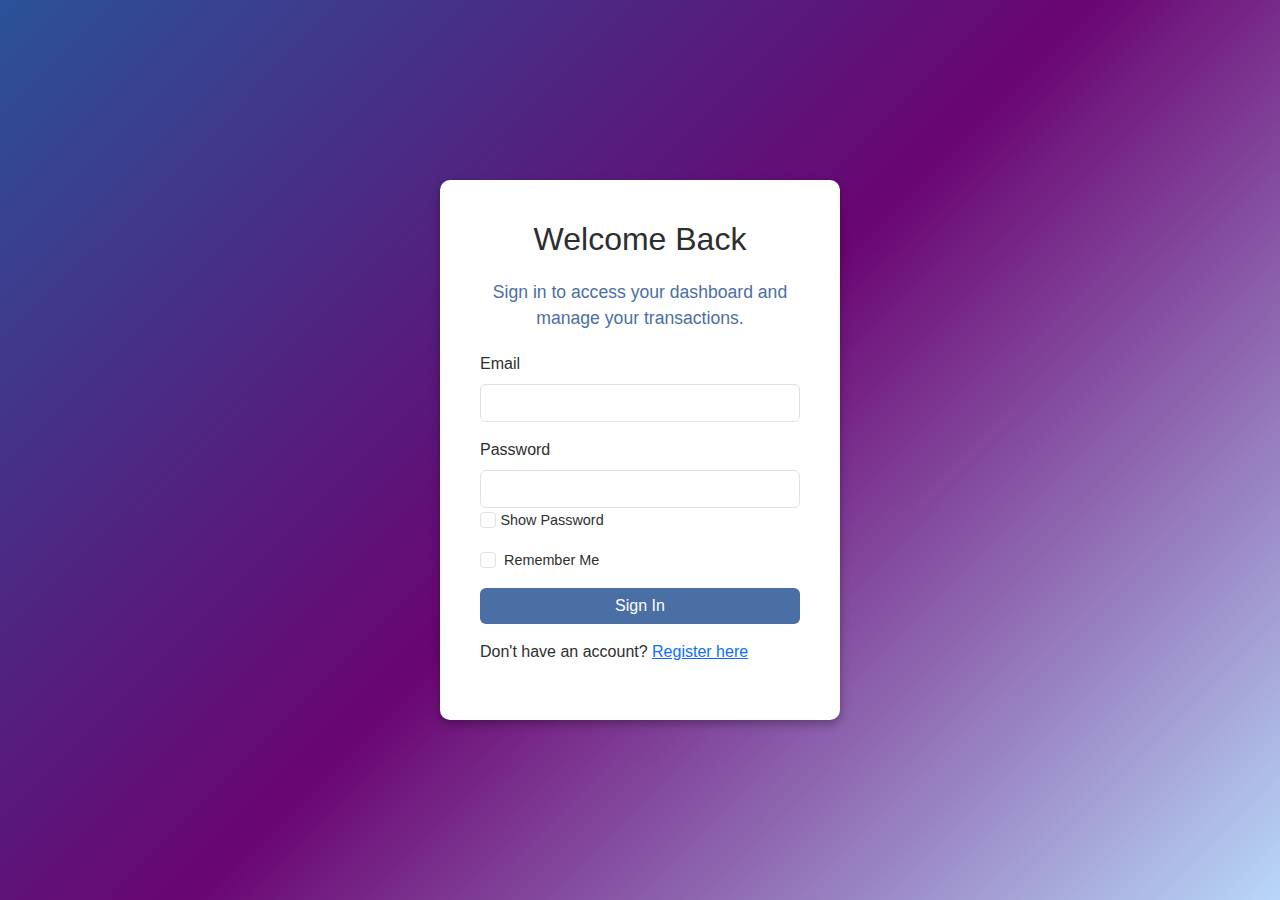
<file: index.html>
<!DOCTYPE html>
<html lang="en">
<head>
    <meta charset="UTF-8">
    <meta name="viewport" content="width=device-width, initial-scale=1.0">
    <title>Wina Bwangu Web App - Home</title>
    <link href="https://cdn.jsdelivr.net/npm/bootstrap@5.3.0-alpha1/dist/css/bootstrap.min.css" rel="stylesheet">
    <link rel="stylesheet" href="index.css">
    <script src="common.js" defer></script>
</head>
<body>
    <!-- Authentication Check -->
    <script>
        const currentUserEmail = localStorage.getItem('currentUser');
        if (!currentUserEmail || !localStorage.getItem(currentUserEmail)) {
            window.location.href = 'signin.html';
        }
    </script>
    
    <!-- Side Navigation Bar -->
    <div class="sidebar" id="sidebar">
        <div class="username">Hello, <span id="username">User</span>!</div>
        <a href="index.html" class="active">Home</a>
        <a href="transactions.html">Transactions</a>
        <a href="dashboard.html">Dashboard</a>
        <a href="services.html">Services</a>
        <a href="history.html">History</a>

        <!-- Logout and Delete Account Buttons -->
        <div class="sidebar-bottom">
            <a href="#" class="sidebar-btn logout" onclick="logout()">Logout</a>
            <a href="#" class="sidebar-btn delete-account" onclick="deleteAccount()">
                <i class="bi bi-trash"></i> Delete Account
            </a>
        </div>
    </div>

    <!-- Toggle Button for Sidebar -->
    <button class="toggle-btn" id="toggle-btn" onclick="toggleSidebar()">☰</button>

    <!-- Home Content -->
    <div class="content fade-in">
        <h1 class="title">Welcome to Wina Bwangu</h1>
        <p class="description">Experience seamless, efficient, and secure financial transactions.</p>

        <!-- Animated Button for Call to Action -->
        <a href="services.html" class="btn-cta">Explore Services</a>

        <!-- About Us Section -->
        <div class="about-section mt-5">
            <h2>About Wina Bwangu</h2>
            <p>Founded with a commitment to bringing financial services to every corner of Lusaka, Wina Bwangu is here to empower communities through accessible, efficient, and safe financial transactions. Our mobile booths are strategically located to serve our customers where they are, ensuring convenience and ease.</p>
            <p>We believe in providing secure and innovative solutions that help customers manage their money with confidence. Our team is dedicated to advancing financial accessibility, and we are continually evolving to meet the growing needs of our clients.</p>
        </div>

        <!-- Mission Section -->
        <div class="mission-section mt-5">
            <h2>Our Mission</h2>
            <p>At Wina Bwangu, our mission is simple: to make financial services more accessible, affordable, and adaptable to the lifestyles of our customers. We are driven by our core values of trust, efficiency, and customer satisfaction. Through our comprehensive services—such as Airtel Money, MTN Money, Zamtel Money, Zanaco, and FNB—we bring financial empowerment right to your fingertips.</p>
        </div>

        <!-- Why Choose Us Section -->
        <div class="why-choose-us-section mt-5">
            <h2>Why Choose Us?</h2>
            <ul>
                <li><strong>Convenience:</strong> With mobile booths spread across Lusaka, accessing financial services has never been easier.</li>
                <li><strong>Security:</strong> Your transactions are protected with state-of-the-art security protocols to ensure your peace of mind.</li>
                <li><strong>Customer-Centric:</strong> Our services are designed around your needs, making sure every experience is smooth and hassle-free.</li>
            </ul>
        </div>
    </div>

    <script src="index.js"></script>
</body>
</html>
</file>
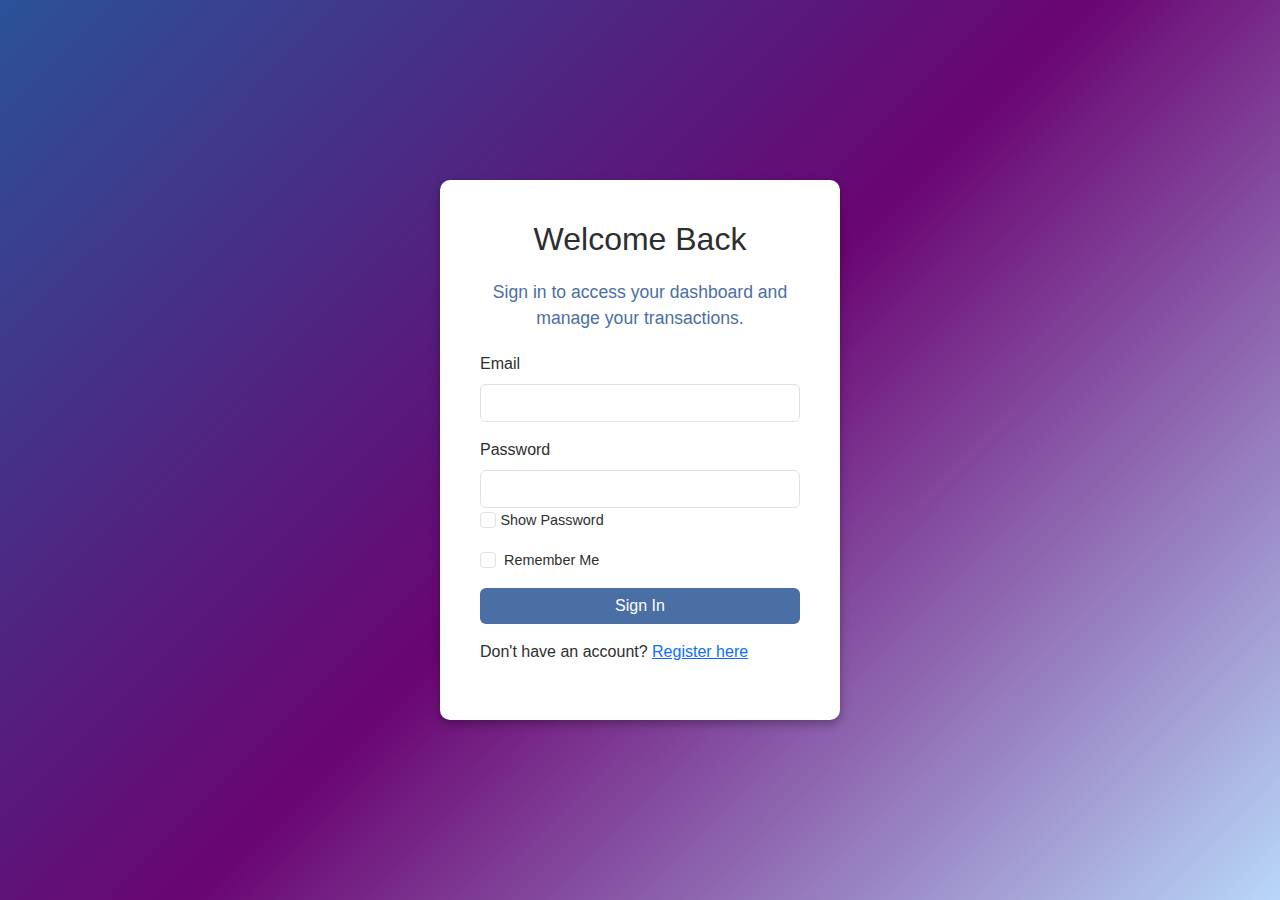
<file: app.html>
<!DOCTYPE html>
<html lang="en">
<head>
    <meta charset="UTF-8">
    <meta name="viewport" content="width=device-width, initial-scale=1.0">
    <title>Authentication Layer - Wina Bwangu Web App</title>
</head>
<body>
    <script>
        const currentUserEmail = localStorage.getItem('currentUser');
        
        // Check if the user is authenticated
        if (currentUserEmail && localStorage.getItem(currentUserEmail)) {
            // Redirect to the main content page if authenticated
            window.location.href = 'index.html';
        } else {
            // Redirect to sign-in page if not authenticated
            window.location.href = 'signin.html';
        }
    </script>
</body>
</html>
</file>
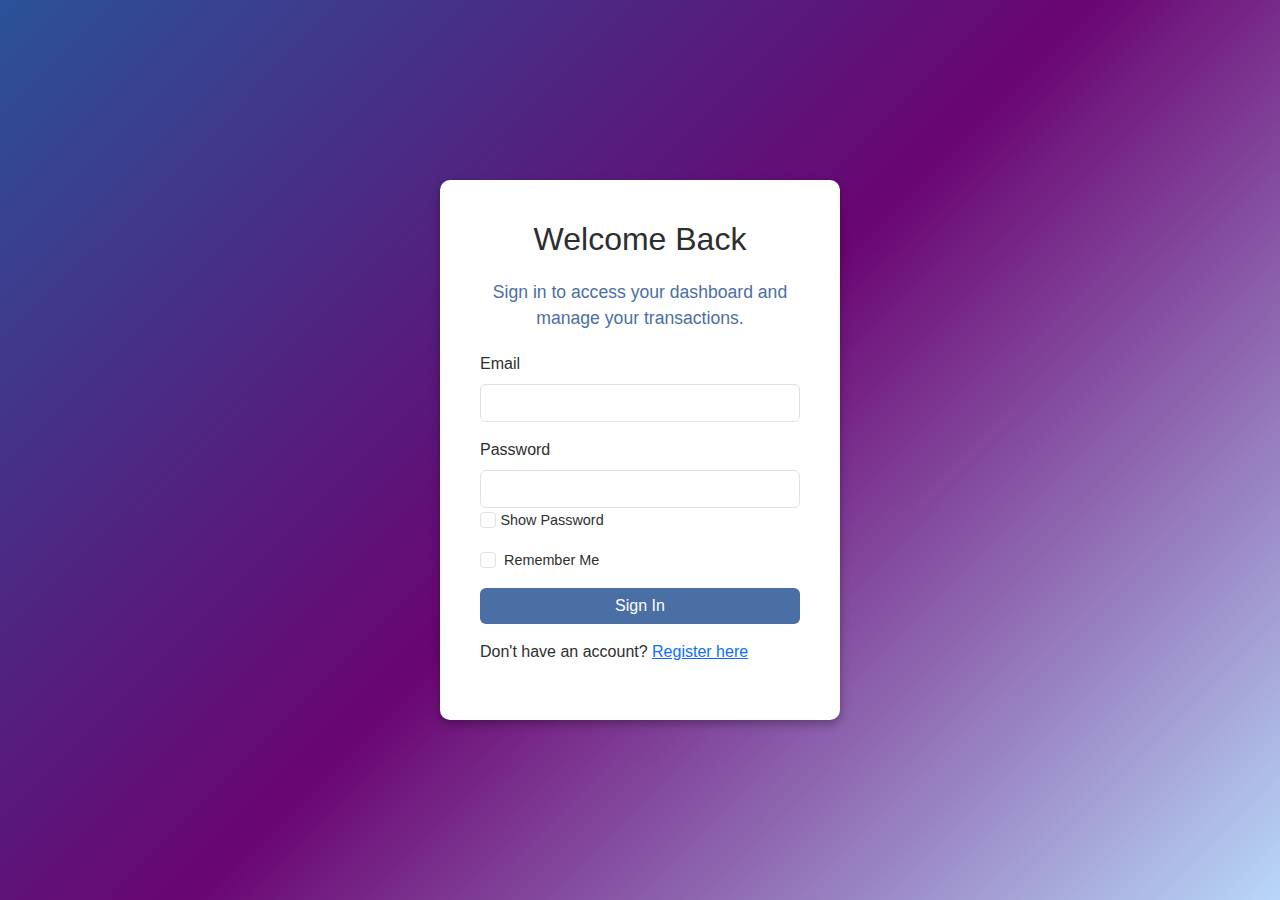
<file: history.html>
<!DOCTYPE html>
<html lang="en">
<head>
    <meta charset="UTF-8">
    <meta name="viewport" content="width=device-width, initial-scale=1.0">
    <title>Wina Bwangu Web App - Transaction History</title>
    <link href="https://cdn.jsdelivr.net/npm/bootstrap@5.3.0-alpha1/dist/css/bootstrap.min.css" rel="stylesheet">
    <link rel="stylesheet" href="history.css">
</head>
<body>
    <!-- Side Navigation Bar -->
    <div class="sidebar" id="sidebar">
        <div class="username">Hello, <span id="username">User</span>!</div>
        <a href="index.html">Home</a>
        <a href="transactions.html">Transactions</a>
        <a href="dashboard.html">Dashboard</a>
        <a href="services.html">Services</a>
        <a href="history.html" class="active">History</a>

        <!-- Logout and Delete Account Buttons -->
        <div class="sidebar-bottom">
            <a href="#" class="sidebar-btn logout" onclick="logout()">Logout</a>
            <a href="#" class="sidebar-btn delete-account" onclick="deleteAccount()">
                <i class="bi bi-trash"></i> Delete Account
            </a>
        </div>
    </div>

    <!-- Toggle Button for Sidebar -->
    <button class="toggle-btn" id="toggle-btn" onclick="toggleSidebar()">☰</button>

    <!-- History Content -->
    <div class="content fade-in">
        <h1 class="title">Transaction History</h1>
        <table class="table table-striped table-bordered mt-3">
            <thead>
                <tr>
                    <th>Transaction ID</th>
                    <th>Date</th>
                    <th>Booth</th>
                    <th>Service</th>
                    <th>Amount</th>
                    <th>Revenue</th>
                </tr>
            </thead>
            <tbody id="transaction-table-body">
                <!-- Transaction entries will be added here dynamically -->
            </tbody>
        </table>
    </div>

    <script src="common.js"></script>
    <script src="history.js"></script>
</body>
</html>
</file>
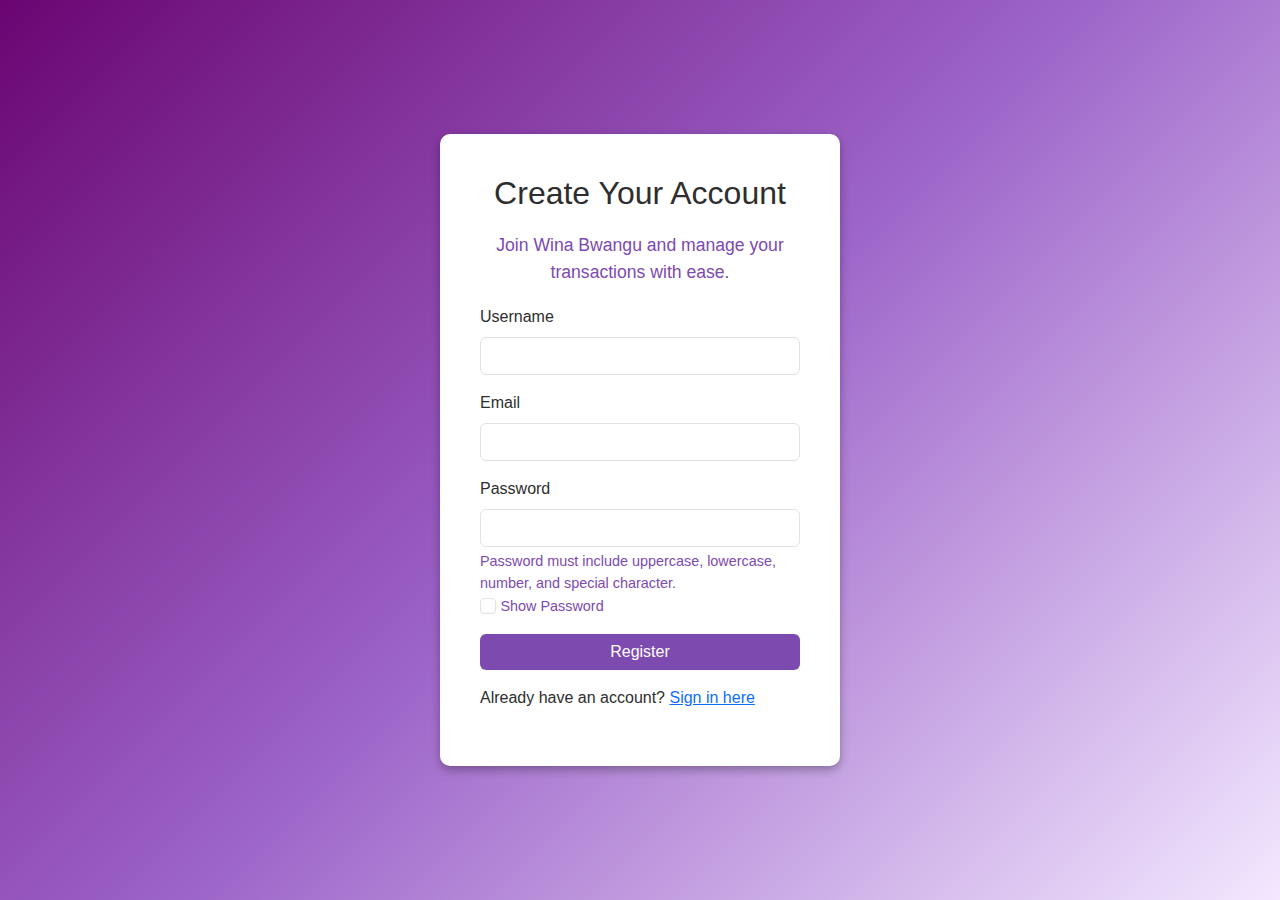
<file: register.html>
<!DOCTYPE html>
<html lang="en">
<head>
    <meta charset="UTF-8">
    <meta name="viewport" content="width=device-width, initial-scale=1.0">
    <title>Register - Wina Bwangu Web App</title>
    <!-- Bootstrap CSS -->
    <link href="https://cdn.jsdelivr.net/npm/bootstrap@5.3.0-alpha1/dist/css/bootstrap.min.css" rel="stylesheet">
    <!-- Custom CSS -->
    <link rel="stylesheet" href="register.css">
</head>
<body>
    <!-- Register Form Container -->
    <div class="container register-container fade-in">
        <h2 class="title">Create Your Account</h2>
        <p class="description">Join Wina Bwangu and manage your transactions with ease.</p>

        <form id="registerForm" class="register-form">
            <div class="mb-3">
                <label for="username" class="form-label">Username</label>
                <input type="text" class="form-control" id="username" required>
            </div>
            <div class="mb-3">
                <label for="email" class="form-label">Email</label>
                <input type="email" class="form-control" id="email" required>
            </div>
            <div class="mb-3">
                <label for="password" class="form-label">Password</label>
                <input type="password" class="form-control" id="password" required>
                <div id="passwordStrength" class="form-text">Password must include uppercase, lowercase, number, and special character.</div>
                <input type="checkbox" id="showPassword" class="form-check-input">
                <label for="showPassword" class="form-check-label">Show Password</label>
            </div>
            <button type="submit" class="btn btn-primary w-100">Register</button>
        </form>
        <p class="mt-3">Already have an account? <a href="signin.html">Sign in here</a></p>
    </div>

    <!-- Custom JavaScript -->
    <script src="register.js"></script>
</body>
</html>
</file>
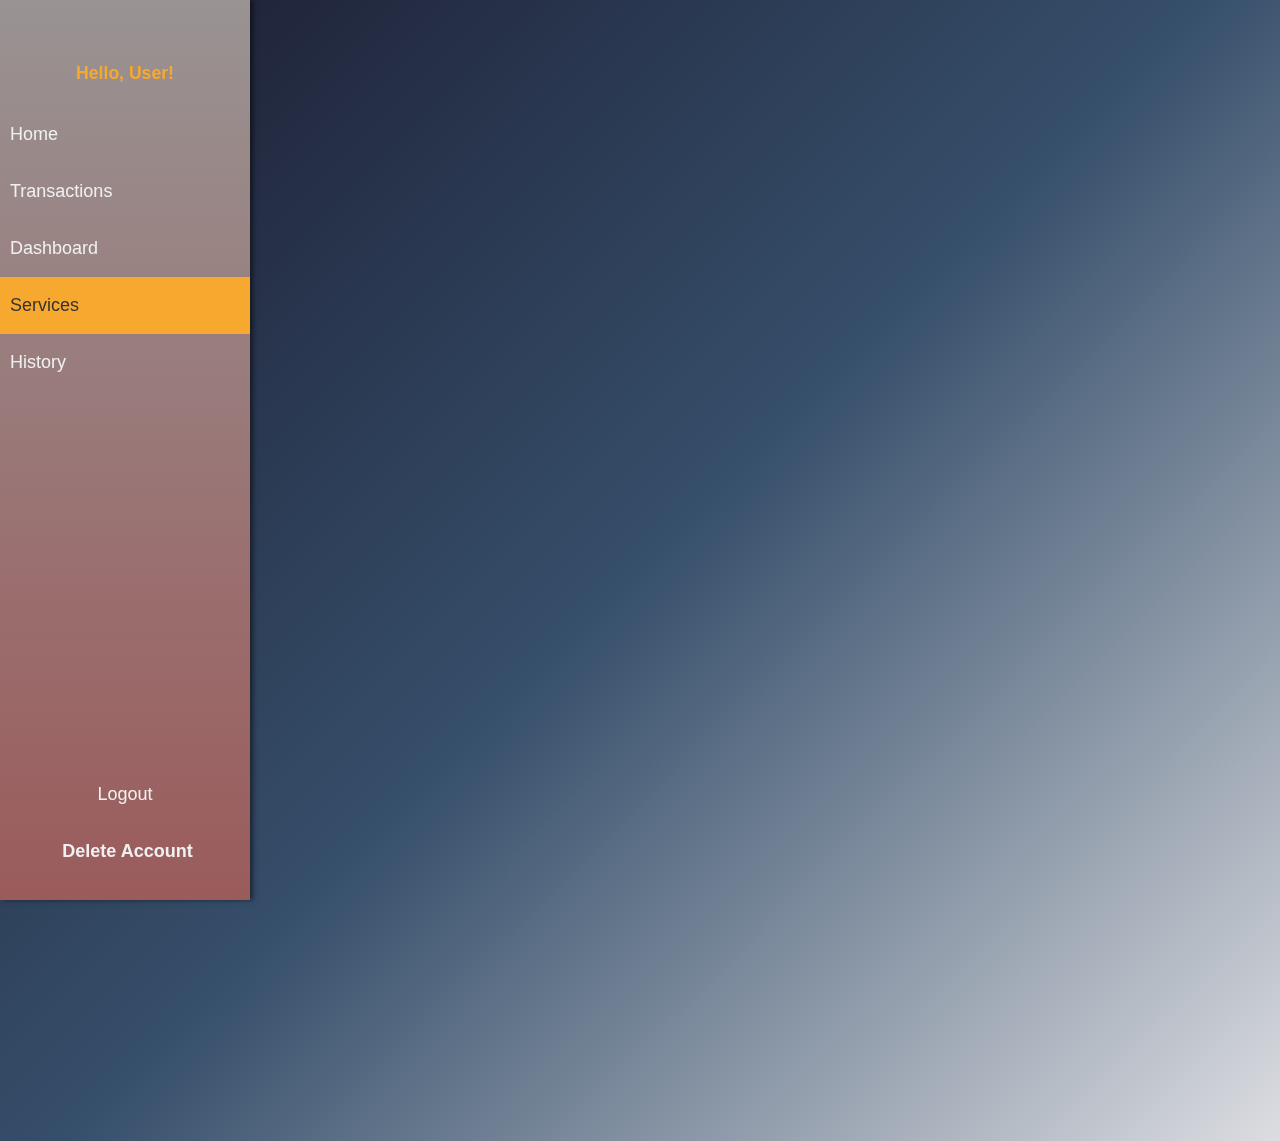
<file: services.html>
<!DOCTYPE html>
<html lang="en">
<head>
    <meta charset="UTF-8">
    <meta name="viewport" content="width=device-width, initial-scale=1.0">
    <title>Wina Bwangu Web App - Services</title>
    <link href="https://cdn.jsdelivr.net/npm/bootstrap@5.3.0-alpha1/dist/css/bootstrap.min.css" rel="stylesheet">
    <link rel="stylesheet" href="services.css">
</head>
<body>
    <!-- Side Navigation Bar -->
    <div class="sidebar" id="sidebar">
        <div class="username">Hello, <span id="username">User</span>!</div>
        <a href="index.html">Home</a>
        <a href="transactions.html">Transactions</a>
        <a href="dashboard.html">Dashboard</a>
        <a href="services.html" class="active">Services</a>
        <a href="history.html">History</a>

        <!-- Logout and Delete Account Buttons -->
        <div class="sidebar-bottom">
            <a href="#" class="sidebar-btn logout" onclick="logout()">Logout</a>
            <a href="#" class="sidebar-btn delete-account" onclick="deleteAccount()">
                <i class="bi bi-trash"></i> Delete Account
            </a>
        </div>
    </div>

    <!-- Toggle Button for Sidebar -->
    <button class="toggle-btn" id="toggle-btn" onclick="toggleSidebar()">☰</button>

    <!-- Services Content -->
    <div class="content fade-in">
        <h1 class="title">Our Services</h1>
        <p class="description">Explore a wide range of financial services tailored to meet your needs.</p>

        <!-- Service Cards -->
        <div class="service-cards">
            <div class="service-card">
                <h3>Airtel Money</h3>
                <p>Fast, reliable mobile money transfers to keep you connected.</p>
            </div>
            <div class="service-card">
                <h3>MTN Money</h3>
                <p>Seamless transactions, anytime and anywhere you need it.</p>
            </div>
            <div class="service-card">
                <h3>Zamtel Money</h3>
                <p>Convenient and secure, designed for modern financial needs.</p>
            </div>
            <div class="service-card">
                <h3>Zanaco</h3>
                <p>Access your bank services with ease and efficiency.</p>
            </div>
            <div class="service-card">
                <h3>FNB</h3>
                <p>Your trusted partner in safe and simple financial transactions.</p>
            </div>
        </div>

        <!-- About Us Section -->
        <div class="about-section mt-5">
            <h2>About Us</h2>
            <p>As a forward-thinking company in the dynamic world of FinTech, Wina Bwangu is dedicated to bridging financial services across Lusaka through our network of mobile booths. Our mission is simple: to bring financial solutions closer to you, wherever you are.</p>
            <p>With a focus on innovation, reliability, and customer-centric service, Wina Bwangu is proud to be at the heart of Lusaka’s financial landscape, enabling customers to handle financial transactions smoothly and securely.</p>
        </div>

        <!-- Contact Us Section -->
        <div class="contact-section mt-5">
            <h2>Contact Us</h2>
            <p>We’d love to hear from you! Whether you have questions, need assistance, or want to share feedback, our team is here to help.</p>
            <ul>
                <li><strong>Email:</strong> support@winabwangu.com</li>
                <li><strong>Phone:</strong> +260 211 123 4567</li>
                <li><strong>Address:</strong> 123 Wina Bwangu Lane, Lusaka, Zambia</li>
            </ul>
            <p>Follow us on social media:</p>
            <ul>
                <li><strong>Facebook:</strong> [facebook.com/winabwangu](#)</li>
                <li><strong>Twitter:</strong> [twitter.com/winabwangu](#)</li>
                <li><strong>Instagram:</strong> [instagram.com/winabwangu](#)</li>
            </ul>
        </div>
    </div>

    <script src="common.js"></script>
    <script src="services.js"></script>
</body>
</html>
</file>
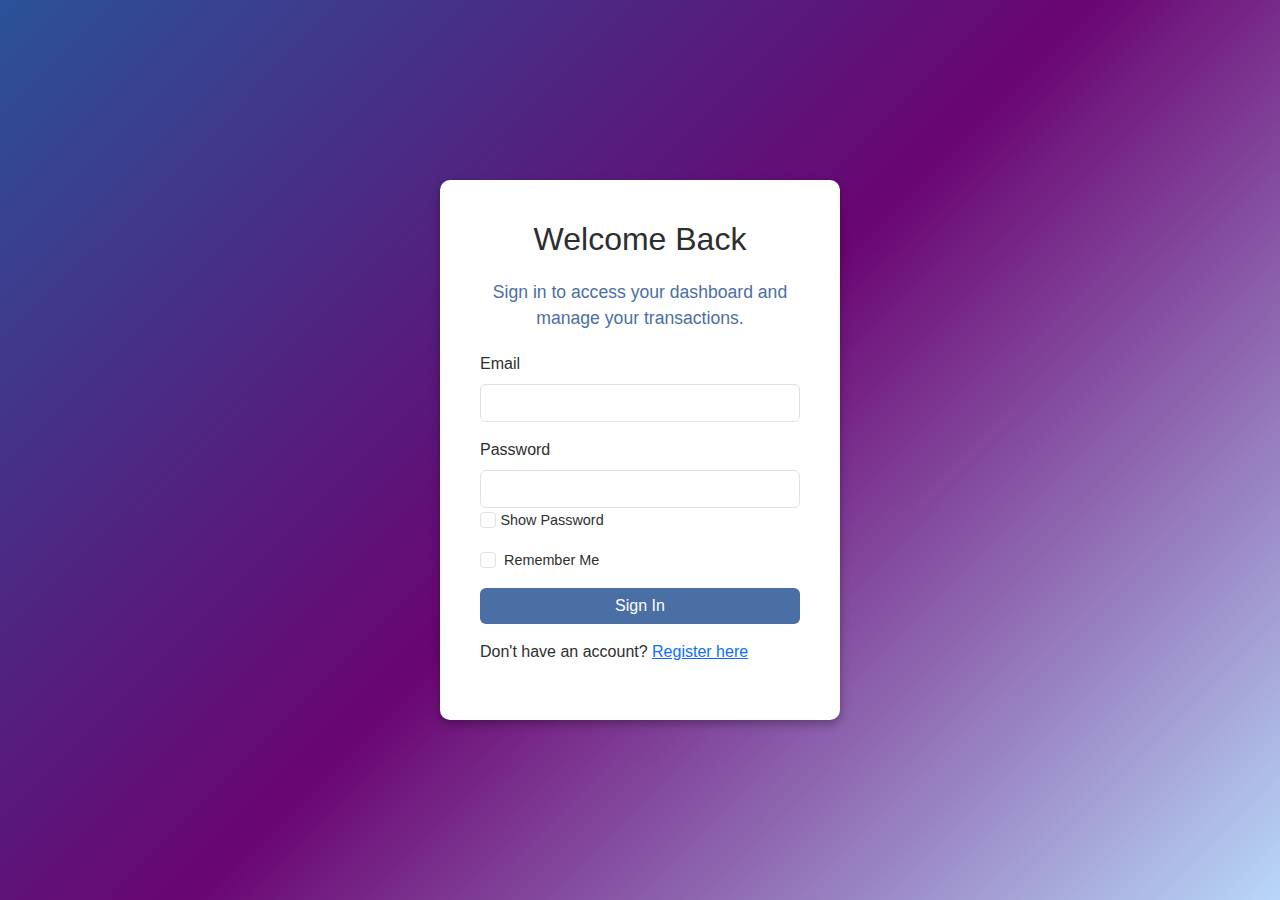
<file: signin.html>
<!DOCTYPE html>
<html lang="en">
<head>
    <meta charset="UTF-8">
    <meta name="viewport" content="width=device-width, initial-scale=1.0">
    <title>Sign In - Wina Bwangu Web App</title>
    <!-- Bootstrap CSS -->
    <link href="https://cdn.jsdelivr.net/npm/bootstrap@5.3.0-alpha1/dist/css/bootstrap.min.css" rel="stylesheet">
    <!-- Custom CSS -->
    <link rel="stylesheet" href="signin.css">
</head>
<body>
    <!-- Sign-in Form Container -->
    <div class="container signin-container fade-in">
        <h2 class="title">Welcome Back</h2>
        <p class="description">Sign in to access your dashboard and manage your transactions.</p>

        <form id="signinForm" class="signin-form">
            <div class="mb-3">
                <label for="email" class="form-label">Email</label>
                <input type="email" class="form-control" id="email" required>
            </div>
            <div class="mb-3">
                <label for="password" class="form-label">Password</label>
                <input type="password" class="form-control" id="password" required>
                <input type="checkbox" id="showPassword" class="form-check-input">
                <label for="showPassword" class="form-check-label">Show Password</label>
            </div>
            <div class="mb-3 form-check">
                <input type="checkbox" class="form-check-input" id="rememberMe">
                <label for="rememberMe" class="form-check-label">Remember Me</label>
            </div>
            <button type="submit" class="btn btn-primary w-100">Sign In</button>
        </form>
        <p class="mt-3">Don't have an account? <a href="register.html">Register here</a></p>
    </div>

    <!-- Custom JavaScript -->
    <script src="signin.js"></script>
</body>
</html>
</file>
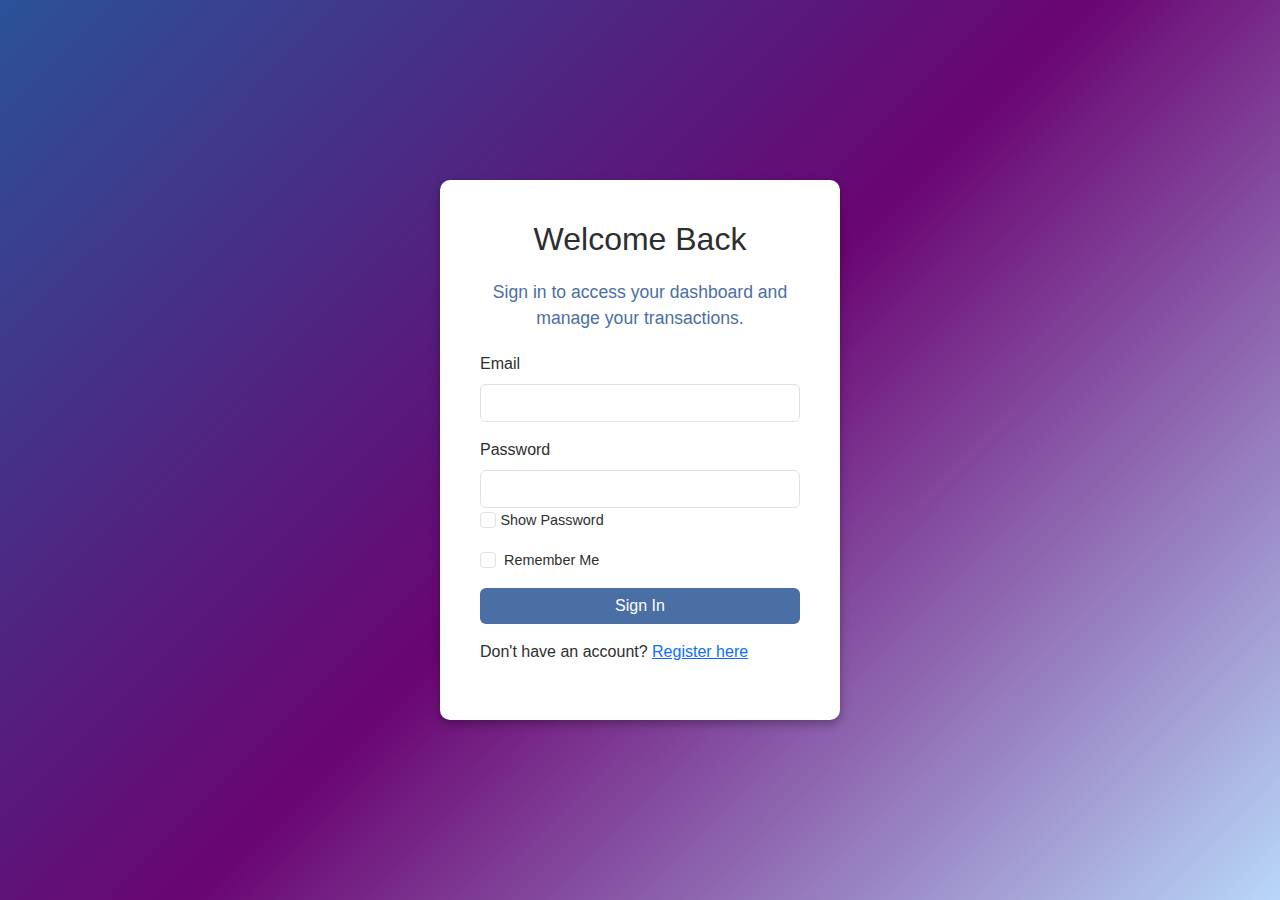
<file: transactions.html>
<!DOCTYPE html>
<html lang="en">
<head>
    <meta charset="UTF-8">
    <meta name="viewport" content="width=device-width, initial-scale=1.0">
    <title>Wina Bwangu Web App - Transactions</title>
    <link href="https://cdn.jsdelivr.net/npm/bootstrap@5.3.0-alpha1/dist/css/bootstrap.min.css" rel="stylesheet">
    <link rel="stylesheet" href="transactions.css">
    <script src="common.js" defer></script>
</head>
<body>
    <!-- Side Navigation Bar -->
    <div class="sidebar" id="sidebar">
        <div class="username">Hello, <span id="username">User</span>!</div>
        <a href="index.html">Home</a>
        <a href="transactions.html" class="active">Transactions</a>
        <a href="dashboard.html">Dashboard</a>
        <a href="services.html">Services</a>
        <a href="history.html">History</a>

        <!-- Logout and Delete Account Buttons -->
        <div class="sidebar-bottom">
            <a href="#" class="sidebar-btn logout" onclick="logout()">Logout</a>
            <a href="#" class="sidebar-btn delete-account" onclick="deleteAccount()">
                <i class="bi bi-trash"></i> Delete Account
            </a>
        </div>
    </div>

    <!-- Toggle Button for Sidebar -->
    <button class="toggle-btn" id="toggle-btn" onclick="toggleSidebar()">☰</button>

    <!-- Transactions Content -->
    <div class="content">
        <h1 class="title">Transaction Management</h1>
        <p class="description">Manage your financial transactions efficiently and securely.</p>

        <!-- Transaction Form -->
        <form id="transactionForm" class="transaction-form">
            <label for="booth">Select Mobile Booth:</label>
            <select id="booth" name="booth">
                <option value="">Select Booth</option>
                <option value="Wina1">Wina1</option>
                <option value="Wina2">Wina2</option>
                <option value="Wina3">Wina3</option>
                <option value="Wina4">Wina4</option>
                <option value="Wina5">Wina5</option>
                <option value="Wina6">Wina6</option>
            </select>

            <label for="location">Location:</label>
            <input type="text" id="location" name="location" readonly>

            <label for="service">Select Service:</label>
            <select id="service" name="service">
                <option value="">Select Service</option>
            </select>

            <label for="revenue">Revenue per Kwacha:</label>
            <input type="text" id="revenue" name="revenue" readonly>

            <label for="amount">Transaction Amount:</label>
            <input type="number" id="amount" name="amount" required>

            <input type="submit" value="Submit">
        </form>

        <!-- Feedback for Revenue -->
        <div class="results text-center mt-3">
            <h3>Transaction Revenue:</h3>
            <p id="transaction-revenue">N/A</p>
        </div>

        <!-- History Section -->
        <div class="history-section mt-5">
            <h2>Transaction History</h2>
            <ul id="transaction-history"></ul>
        </div>
    </div>

    <script src="transactions.js"></script>
</body>
</html>
</file>
<file: index.css>
/* General Styling */
body {
    font-family: Arial, sans-serif;
    background: linear-gradient(135deg, #1a1a2e, #364f6b, #dcdde1);
    color: #f0f0f0;
    margin: 0;
    padding: 0;
    overflow-x: hidden;
}

/* Sidebar Styling */
.sidebar {
    height: 100%;
    width: 250px;
    position: fixed;
    top: 0;
    left: 0;
    background: linear-gradient(180deg, #999393, #9b5b5b);
    overflow-x: hidden;
    padding-top: 60px;
    transition: 0.3s;
    box-shadow: 3px 0 5px rgba(0, 0, 0, 0.5);
}

/* Username Display */
.sidebar .username {
    color: #f7a82e;
    font-size: 1.1rem;
    text-align: center;
    margin-bottom: 20px;
    font-weight: bold;
    animation: fadeInDown 1.5s ease-out;
}

/* Sidebar Links and Active State */
.sidebar a {
    padding: 15px 10px;
    text-decoration: none;
    font-size: 18px;
    color: #f0f0f0;
    display: block;
    transition: color 0.3s, background-color 0.3s;
}

.sidebar a:hover {
    background-color: #e8e8e8;
    color: #1e1e1e;
}

.sidebar .active {
    background-color: #f7a82e;
    color: #333;
}

/* Logout and Delete Account Buttons */
.sidebar-bottom {
    position: absolute;
    bottom: 20px;
    width: 100%;
    text-align: center;
}

.sidebar-btn {
    display: block;
    padding: 10px;
    font-size: 1rem;
    color: #f0f0f0;
    text-decoration: none;
    transition: color 0.3s, background-color 0.3s;
}

.sidebar {
    transition: width 0.3s ease;
}

.content {
    transition: margin-left 0.3s ease;
}


.logout:hover {
    background-color: #ec971f;
    color: #333;
}

.delete-account {
    color: #d9534f;
    font-weight: bold;
}

.delete-account:hover {
    background-color: #c9302c;
    color: #fff;
}

/* Delete Icon Style */
.delete-account i {
    margin-right: 5px;
}

/* Toggle Button */
.toggle-btn {
    font-size: 24px;
    cursor: pointer;
    background-color: #333;
    color: #f0f0f0;
    border: none;
    padding: 10px;
    position: fixed;
    top: 10px;
    left: 10px;
    display: none;
    z-index: 1000;
}

@media (max-width: 768px) {
    .sidebar {
        width: 0;
        padding-top: 15px;
    }
    .toggle-btn {
        display: block;
    }
}

/* Main Content Styling */
.content {
    margin-left: 250px;
    padding: 60px 30px;
    transition: margin-left 0.3s;
    text-align: center;
    color: #f0f0f0;
    background: linear-gradient(135deg, #1a1a2e, #2e3b55, #faf3dd);
    border-radius: 8px;
    box-shadow: 0 4px 10px rgba(0, 0, 0, 0.5);
}

@media (max-width: 768px) {
    .content {
        margin-left: 0;
    }
}

/* Text Animations */
.title {
    font-size: 2.5rem;
    color: #fdfdfd;
    margin-top: 20px;
    animation: fadeInDown 1.5s ease-out;
}

.description {
    font-size: 1.2rem;
    color: #d9d9d9;
    margin: 20px 0;
    line-height: 1.6;
    animation: fadeIn 2s ease-out 0.5s both;
}

/* Call to Action Button */
.btn-cta {
    display: inline-block;
    margin-top: 20px;
    padding: 12px 30px;
    font-size: 1.2rem;
    font-weight: bold;
    color: #1e1e1e;
    background: linear-gradient(135deg, #f7a82e, #ffd700);
    border-radius: 5px;
    transition: transform 0.3s, background 0.3s;
}

.btn-cta:hover {
    background: linear-gradient(135deg, #ffcc33, #ffb84d);
    transform: scale(1.1);
}

/* Animations */
.fade-in {
    opacity: 0;
    animation: fadeInUp 1.5s ease-out forwards;
}

@keyframes fadeInDown {
    from { opacity: 0; transform: translateY(-50px); }
    to { opacity: 1; transform: translateY(0); }
}

@keyframes fadeIn {
    from { opacity: 0; }
    to { opacity: 1; }
}

@keyframes fadeInUp {
    from { opacity: 0; transform: translateY(50px); }
    to { opacity: 1; transform: translateY(0); }
}
</file>
<file: history.css>
/* General Styling */
body {
    font-family: Arial, sans-serif;
    background: linear-gradient(135deg, #2b9348, #55a630, #b7e4c7);
    color: #f0f0f0;
    margin: 0;
    padding: 0;
    overflow-x: hidden;
}

/* Sidebar Styling */
.sidebar {
    height: 100%;
    width: 250px;
    position: fixed;
    top: 0;
    left: 0;
    background: linear-gradient(180deg, #264653, #287271);
    overflow-x: hidden;
    padding-top: 60px;
    transition: 0.3s;
    box-shadow: 3px 0 5px rgba(0, 0, 0, 0.5);
}

.sidebar .username {
    color: #b7e4c7;
    font-size: 1.1rem;
    text-align: center;
    margin-bottom: 20px;
    font-weight: bold;
    animation: fadeInDown 1.5s ease-out;
}

.sidebar a {
    padding: 15px 10px;
    text-decoration: none;
    font-size: 18px;
    color: #f0f0f0;
    display: block;
    transition: color 0.3s, background-color 0.3s;
}

.sidebar a:hover {
    background-color: #e9f5eb;
    color: #1e1e1e;
}

.sidebar .active {
    background-color: #b7e4c7;
    color: #264653;
}

/* Logout and Delete Account Buttons */
.sidebar-bottom {
    position: absolute;
    bottom: 20px;
    width: 100%;
    text-align: center;
}

.sidebar-btn {
    display: block;
    padding: 10px;
    font-size: 1rem;
    color: #f0f0f0;
    text-decoration: none;
    transition: color 0.3s, background-color 0.3s;
}

.logout:hover {
    background-color: #287271;
    color: #b7e4c7;
}

.delete-account {
    color: #d9534f;
    font-weight: bold;
}

.delete-account:hover {
    background-color: #c9302c;
    color: #fff;
}

.delete-account i {
    margin-right: 5px;
}

/* Toggle Button */
.toggle-btn {
    font-size: 24px;
    cursor: pointer;
    background-color: #333;
    color: #f0f0f0;
    border: none;
    padding: 10px;
    position: fixed;
    top: 10px;
    left: 10px;
    display: none;
    z-index: 1000;
    border-radius: 4px;
}

@media (max-width: 768px) {
    .sidebar {
        width: 0;
        padding-top: 15px;
    }
    .toggle-btn {
        display: block;
    }
}

/* Content Styling */
.content {
    margin-left: 250px;
    padding: 60px 30px;
    transition: margin-left 0.3s;
    text-align: center;
    color: #f0f0f0;
    background: linear-gradient(135deg, #55a630, #99d98c, #d9f5e3);
    border-radius: 8px;
    box-shadow: 0 4px 10px rgba(0, 0, 0, 0.5);
}

@media (max-width: 768px) {
    .content {
        margin-left: 0;
    }
}

/* Text Animations */
.title {
    font-size: 2.5rem;
    color: #e9f5eb;
    margin-top: 20px;
    animation: fadeInDown 1.5s ease-out;
}

.description {
    font-size: 1.2rem;
    color: #e5f2e0;
    margin: 20px 0;
    line-height: 1.6;
    animation: fadeIn 2s ease-out 0.5s both;
}

/* Transaction Table Styling */
.table {
    background-color: #287271;
    color: #f0f0f0;
    border-radius: 8px;
    overflow: hidden;
    margin-top: 30px;
    box-shadow: 0 4px 10px rgba(0, 0, 0, 0.5);
}

.table thead {
    background-color: #264653;
    color: #ffffff;
}

.table tbody tr:hover {
    background-color: #e9f5eb;
    color: #264653;
    transition: background-color 0.3s, color 0.3s;
}

.table th, .table td {
    padding: 15px;
    text-align: center;
}

/* Animations */
.fade-in {
    opacity: 0;
    animation: fadeInUp 1.5s ease-out forwards;
}

@keyframes fadeInDown {
    from { opacity: 0; transform: translateY(-50px); }
    to { opacity: 1; transform: translateY(0); }
}

@keyframes fadeIn {
    from { opacity: 0; }
    to { opacity: 1; }
}

@keyframes fadeInUp {
    from { opacity: 0; transform: translateY(50px); }
    to { opacity: 1; transform: translateY(0); }
}
</file>
<file: register.css>
/* General Body Styling */
body {
    background: linear-gradient(135deg, #6a0572, #9d65c9, #f3e8ff);
    color: #2e2e2e;
    font-family: Arial, sans-serif;
    display: flex;
    align-items: center;
    justify-content: center;
    min-height: 100vh;
    margin: 0;
}

/* Form Container */
.register-container {
    background-color: #ffffff;
    padding: 40px;
    border-radius: 10px;
    box-shadow: 0 4px 10px rgba(0, 0, 0, 0.3);
    width: 100%;
    max-width: 400px;
}

.title, .description {
    text-align: center;
    margin-bottom: 20px;
}

.description {
    color: #7d4aaf;
    font-size: 1.1rem;
}

/* Show Password */
.form-check-label, .form-text {
    font-size: 0.9rem;
    color: #7d4aaf;
}

.btn-primary {
    background-color: #7d4aaf;
    border: none;
    transition: background-color 0.3s;
}

.btn-primary:hover {
    background-color: #6a0572;
}
</file>
<file: services.css>
/* General Styling */
body {
    font-family: Arial, sans-serif;
    background: linear-gradient(135deg, #1a1a2e, #364f6b, #dcdde1);
    color: #f0f0f0;
    margin: 0;
    padding: 0;
    overflow-x: hidden;
}

/* Sidebar Styling */
.sidebar {
    height: 100%;
    width: 250px;
    position: fixed;
    top: 0;
    left: 0;
    background: linear-gradient(180deg, #999393, #9b5b5b);
    overflow-x: hidden;
    padding-top: 60px;
    transition: 0.3s;
    box-shadow: 3px 0 5px rgba(0, 0, 0, 0.5);
}

.sidebar .username {
    color: #f7a82e;
    font-size: 1.1rem;
    text-align: center;
    margin-bottom: 20px;
    font-weight: bold;
    animation: fadeInDown 1.5s ease-out;
}

.sidebar a {
    padding: 15px 10px;
    text-decoration: none;
    font-size: 18px;
    color: #f0f0f0;
    display: block;
    transition: color 0.3s, background-color 0.3s;
}

.sidebar a:hover {
    background-color: #e8e8e8;
    color: #1e1e1e;
}

.sidebar .active {
    background-color: #f7a82e;
    color: #333;
}

/* Logout and Delete Account Buttons */
.sidebar-bottom {
    position: absolute;
    bottom: 20px;
    width: 100%;
    text-align: center;
}

.sidebar-btn {
    display: block;
    padding: 10px;
    font-size: 1rem;
    color: #f0f0f0;
    text-decoration: none;
    transition: color 0.3s, background-color 0.3s;
}

.logout:hover {
    background-color: #ec971f;
    color: #333;
}

.delete-account {
    color: #d9534f;
    font-weight: bold;
}

.delete-account:hover {
    background-color: #c9302c;
    color: #fff;
}

.delete-account i {
    margin-right: 5px;
}

/* Toggle Button */
.toggle-btn {
    font-size: 24px;
    cursor: pointer;
    background-color: #333;
    color: #f0f0f0;
    border: none;
    padding: 10px;
    position: fixed;
    top: 10px;
    left: 10px;
    display: none;
    z-index: 1000;
}

@media (max-width: 768px) {
    .sidebar {
        width: 0;
        padding-top: 15px;
    }
    .toggle-btn {
        display: block;
    }
}

/* Content Styling */
.content {
    margin-left: 250px;
    padding: 60px 30px;
    transition: margin-left 0.3s;
    text-align: center;
    color: #f0f0f0;
    background: linear-gradient(135deg, #1a1a2e, #2e3b55, #faf3dd);
    border-radius: 8px;
    box-shadow: 0 4px 10px rgba(0, 0, 0, 0.5);
}

@media (max-width: 768px) {
    .content {
        margin-left: 0;
    }
}

/* Text Animations */
.title {
    font-size: 2.5rem;
    color: #fdfdfd;
    margin-top: 20px;
    animation: fadeInDown 1.5s ease-out;
}

.description {
    font-size: 1.2rem;
    color: #d9d9d9;
    margin: 20px 0;
    line-height: 1.6;
    animation: fadeIn 2s ease-out 0.5s both;
}

/* Service Cards */
.service-cards {
    display: grid;
    grid-template-columns: repeat(auto-fill, minmax(250px, 1fr));
    gap: 20px;
    margin-top: 40px;
}

.service-card {
    background-color: #364f6b;
    padding: 20px;
    border-radius: 8px;
    color: #f0f0f0;
    box-shadow: 0 4px 10px rgba(0, 0, 0, 0.3);
    transition: transform 0.3s, background-color 0.3s;
    animation: fadeInUp 1.2s ease-out;
}

.service-card:hover {
    background-color: #f7a82e;
    transform: scale(1.05);
}

.service-card h3 {
    font-size: 1.5rem;
    margin-bottom: 10px;
    color: #ffd700;
    transition: color 0.3s;
}

.service-card:hover h3 {
    color: #333;
}

.service-card p {
    font-size: 1rem;
    line-height: 1.5;
    transition: color 0.3s;
}

.service-card:hover p {
    color: #2e2e2e;
}

/* Animations */
.fade-in {
    opacity: 0;
    animation: fadeInUp 1.5s ease-out forwards;
}

@keyframes fadeInDown {
    from { opacity: 0; transform: translateY(-50px); }
    to { opacity: 1; transform: translateY(0); }
}

@keyframes fadeInUp {
    from { opacity: 0; transform: translateY(50px); }
    to { opacity: 1; transform: translateY(0); }
}
</file>
<file: signin.css>
/* General Body Styling */
body {
    background: linear-gradient(135deg, #2a5298, #6a0572, #b8d7f8);
    color: #2e2e2e;
    font-family: Arial, sans-serif;
    display: flex;
    align-items: center;
    justify-content: center;
    min-height: 100vh;
    margin: 0;
}

/* Form Container */
.signin-container {
    background-color: #ffffff;
    padding: 40px;
    border-radius: 10px;
    box-shadow: 0 4px 10px rgba(0, 0, 0, 0.3);
    width: 100%;
    max-width: 400px;
}

.title, .description {
    text-align: center;
    margin-bottom: 20px;
}

.description {
    color: #4a6fa5;
    font-size: 1.1rem;
}

.form-check-label, .form-text {
    font-size: 0.9rem;
}

.btn-primary {
    background-color: #4a6fa5;
    border: none;
    transition: background-color 0.3s;
}

.btn-primary:hover {
    background-color: #2a5298;
}
</file>
<file: transactions.css>
/* General Styling */
body {
    font-family: Arial, sans-serif;
    background: linear-gradient(135deg, #1f2937, #4b5563, #f3f4f6);
    color: #f9fafb;
    margin: 0;
    padding: 0;
    overflow-x: hidden;
}

/* Sidebar Styling */
.sidebar {
    height: 100%;
    width: 250px;
    position: fixed;
    top: 0;
    left: 0;
    background: linear-gradient(180deg, #0f172a, #be123c);
    overflow-x: hidden;
    padding-top: 60px;
    transition: 0.3s;
    box-shadow: 3px 0 5px rgba(0, 0, 0, 0.5);
}

.sidebar .username {
    color: #f3f4f6;
    font-size: 1.1rem;
    text-align: center;
    margin-bottom: 20px;
    font-weight: bold;
    animation: fadeInDown 1.5s ease-out;
}

.sidebar a {
    padding: 15px 10px;
    text-decoration: none;
    font-size: 18px;
    color: #f9fafb;
    display: block;
    transition: color 0.3s, background-color 0.3s;
}

.sidebar a:hover {
    background-color: #f87171;
    color: #1e293b;
}

.sidebar .active {
    background-color: #f87171;
    color: #1e293b;
}

/* Logout and Delete Account Buttons */
.sidebar-bottom {
    position: absolute;
    bottom: 20px;
    width: 100%;
    text-align: center;
}

.sidebar-btn {
    display: block;
    padding: 10px;
    font-size: 1rem;
    color: #f9fafb;
    text-decoration: none;
    transition: color 0.3s, background-color 0.3s;
}

.logout:hover {
    background-color: #be123c;
    color: #f3f4f6;
}

.delete-account {
    color: #e11d48;
    font-weight: bold;
}

.delete-account:hover {
    background-color: #b91c1c;
    color: #fff;
}

.delete-account i {
    margin-right: 5px;
}

/* Toggle Button */
.toggle-btn {
    font-size: 24px;
    cursor: pointer;
    background-color: #0f172a;
    color: #f9fafb;
    border: none;
    padding: 10px;
    position: fixed;
    top: 10px;
    left: 10px;
    display: none;
    z-index: 1000;
}

@media (max-width: 768px) {
    .sidebar {
        width: 0;
        padding-top: 15px;
    }
    .toggle-btn {
        display: block;
    }
}

/* Content Styling */
.content {
    margin-left: 250px;
    padding: 60px 30px;
    transition: margin-left 0.3s;
    text-align: center;
    color: #f9fafb;
    background: linear-gradient(#2d0892, #ff5555, #fee2e2);
    border-radius: 8px;
    box-shadow: 0 4px 10px rgba(0, 0, 0, 0.5);
}

@media (max-width: 768px) {
    .content {
        margin-left: 0;
    }
}

/* Text Animations */
.title {
    font-size: 2.5rem;
    color: #f9fafb;
    margin-top: 20px;
    animation: fadeInDown 1.5s ease-out;
}

.description {
    font-size: 1.2rem;
    color: #f3f4f6;
    margin: 20px 0;
    line-height: 1.6;
    animation: fadeIn 2s ease-out 0.5s both;
}

/* Form Styling */
.transaction-form {
    background-color: #4b5563;
    padding: 30px;
    border-radius: 10px;
    color: #f9fafb;
    box-shadow: 0 4px 10px rgba(0, 0, 0, 0.5);
}

.transaction-form label {
    font-weight: bold;
}

.transaction-form input[type="text"],
.transaction-form input[type="number"],
.transaction-form select {
    width: 100%;
    padding: 10px;
    margin-bottom: 20px;
    border: 1px solid #0f172a;
    border-radius: 5px;
    background-color: #f3f4f6;
    color: #4b5563;
}

.transaction-form input[type="submit"] {
    background-color: #be123c;
    color: #f9fafb;
    padding: 15px;
    border: none;
    border-radius: 8px;
    cursor: pointer;
    font-weight: bold;
    transition: background-color 0.3s;
}

.transaction-form input[type="submit"]:hover {
    background-color: #f87171;
}

/* Animations */
.fade-in {
    opacity: 0;
    animation: fadeInUp 1.5s ease-out forwards;
}

@keyframes fadeInDown {
    from { opacity: 0; transform: translateY(-50px); }
    to { opacity: 1; transform: translateY(0); }
}

@keyframes fadeIn {
    from { opacity: 0; }
    to { opacity: 1; }
}

@keyframes fadeInUp {
    from { opacity: 0; transform: translateY(50px); }
    to { opacity: 1; transform: translateY(0); }
}
</file>
